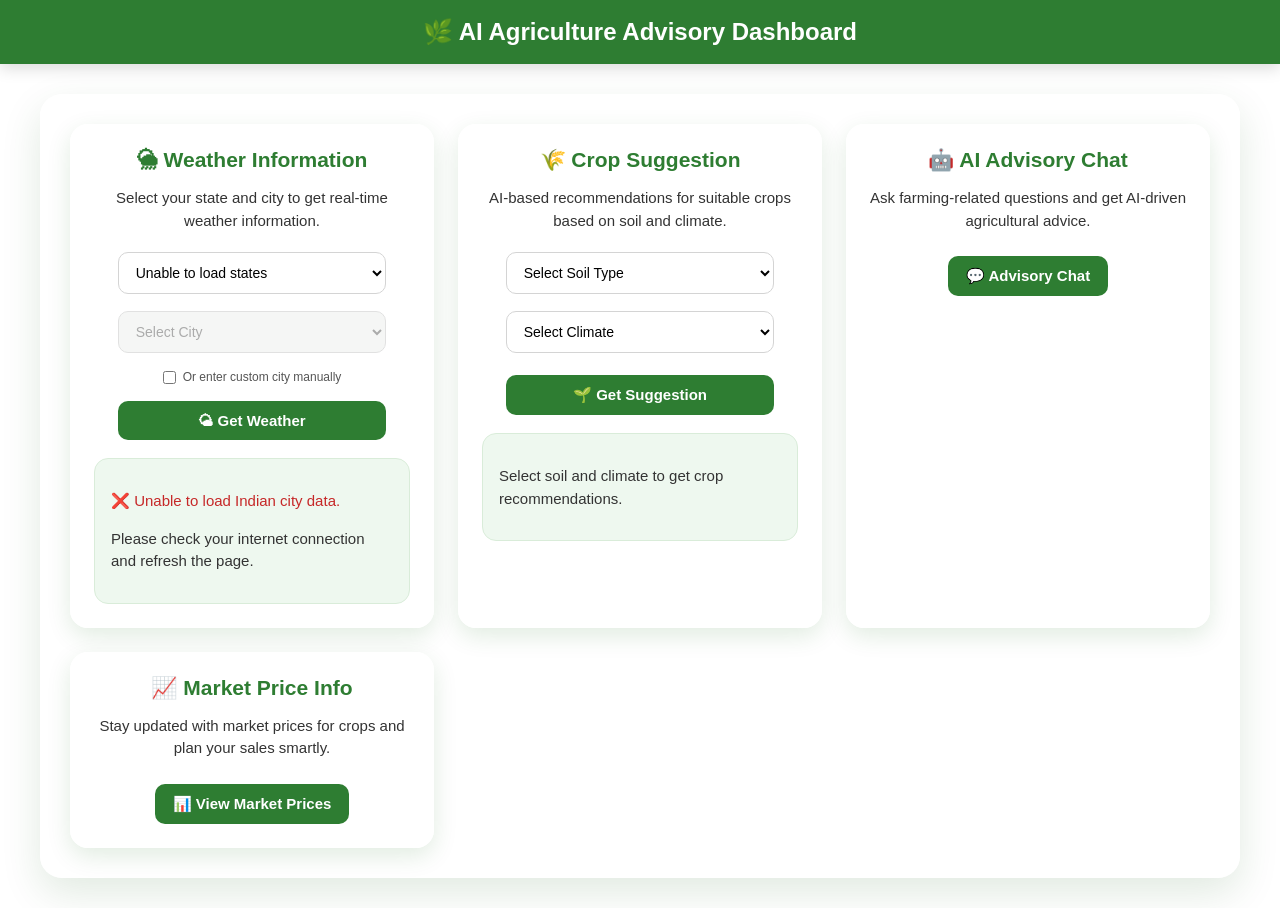
<file: dashboard.html>
<!DOCTYPE html>
<html lang="en">

<head>
  <meta charset="UTF-8" />
  <meta name="viewport" content="width=device-width, initial-scale=1" />

  <title>AI Agriculture Advisory - Dashboard</title>

  <style>
    * {
      box-sizing: border-box;
    }

    body {
      background:
        linear-gradient(rgba(255, 255, 255, 0.78), rgba(255, 255, 255, 0.78)),
        url('https://img.freepik.com/premium-photo/farmers-assessing-crop-growth-lush-green-fields-with-tractor-nearby-sunny-day_906809-28105.jpg')
        no-repeat center center/cover;

      font-family: "Poppins", Arial, sans-serif;

      margin: 0;
      padding: 0;

      min-height: 100vh;

      color: #333;

      display: flex;
      flex-direction: column;
    }


    /* =========================
       HEADER
    ========================= */

    header {
      background: #2e7d32;

      color: white;

      padding: 18px 30px;

      text-align: center;

      font-size: 24px;

      font-weight: 700;

      box-shadow: 0 4px 15px rgba(0, 0, 0, 0.15);
    }


    /* =========================
       DASHBOARD
    ========================= */

    .dashboard {
      width: min(1200px, 94%);

      margin: 30px auto;

      padding: 30px;

      display: grid;

      grid-template-columns:
        repeat(auto-fit, minmax(320px, 1fr));

      gap: 24px;

      flex: 1;

      background: rgba(255, 255, 255, 0.72);

      backdrop-filter: blur(8px);

      border-radius: 22px;

      box-shadow:
        0 15px 40px rgba(0, 80, 0, 0.12);
    }


    /* =========================
       CARD
    ========================= */

    .card {
      background: rgba(255, 255, 255, 0.95);

      padding: 24px;

      border-radius: 18px;

      box-shadow:
        0 8px 25px rgba(0, 100, 0, 0.12);

      text-align: center;

      transition:
        transform 0.25s ease,
        box-shadow 0.25s ease;
    }


    .card:hover {
      transform: translateY(-5px);

      box-shadow:
        0 15px 35px rgba(0, 100, 0, 0.18);
    }


    .card h3 {
      color: #2e7d32;

      margin-top: 0;

      margin-bottom: 10px;

      font-size: 21px;
    }


    .card p {
      font-size: 15px;

      line-height: 1.5;

      margin-bottom: 14px;
    }


    /* =========================
       FORM ELEMENTS
    ========================= */

    input,
    select {
      width: 85%;

      padding: 11px 13px;

      margin: 5px 0;

      border: 1px solid #d4d4d4;

      border-radius: 10px;

      font-size: 14px;

      background: white;

      outline: none;

      transition:
        border-color 0.2s ease,
        box-shadow 0.2s ease;
    }


    input:focus,
    select:focus {
      border-color: #2e7d32;

      box-shadow:
        0 0 0 3px rgba(46, 125, 50, 0.12);
    }


    select:disabled {
      background: #f1f3f1;

      cursor: not-allowed;

      color: #888;
    }


    /* =========================
       BUTTON
    ========================= */

    button {
      background: #2e7d32;

      border: none;

      color: white;

      padding: 11px 18px;

      border-radius: 10px;

      cursor: pointer;

      transition:
        background 0.25s ease,
        transform 0.2s ease;

      font-size: 15px;

      margin-top: 10px;

      font-weight: 600;
    }


    button:hover {
      background: #1b5e20;

      transform: translateY(-2px);
    }


    /* =========================
       WEATHER FORM
    ========================= */

    .weather-form {
      display: flex;

      flex-direction: column;

      align-items: center;

      gap: 7px;

      margin-top: 15px;
    }


    .weather-form select,
    .weather-form input,
    .weather-form button {
      width: 85%;
    }


    .custom-city-row {
      width: 85%;

      display: flex;

      align-items: center;

      justify-content: center;

      gap: 7px;

      margin-top: 5px;

      font-size: 12px;

      color: #555;
    }


    .custom-city-row input[type="checkbox"] {
      width: auto;

      margin: 0;

      cursor: pointer;
    }


    .custom-city-row label {
      cursor: pointer;
    }


    /* =========================
       WEATHER RESULT
    ========================= */

    #weather-result {
      margin-top: 18px;

      background: #eef8ef;

      padding: 16px;

      border-radius: 14px;

      text-align: left;

      font-size: 14px;

      min-height: 80px;

      border: 1px solid #d9ecd9;
    }


    #weather-result h4 {
      margin-top: 0;

      color: #1b5e20;

      font-size: 18px;
    }


    .weather-main {
      text-align: center;

      padding: 8px 0;
    }


    .weather-main .temperature {
      font-size: 38px;

      font-weight: 700;

      color: #2e7d32;

      margin: 0;
    }


    .weather-main .condition {
      text-transform: capitalize;

      margin-top: 4px;
    }


    .weather-details {
      display: grid;

      grid-template-columns:
        repeat(3, 1fr);

      gap: 8px;

      margin-top: 15px;
    }


    .weather-detail {
      background: white;

      border-radius: 10px;

      padding: 10px;

      text-align: center;

      border: 1px solid #e2eee2;
    }


    .weather-detail strong {
      display: block;

      font-size: 12px;

      color: #555;

      margin-bottom: 4px;
    }


    .weather-detail span {
      font-weight: 700;

      color: #1b5e20;

      font-size: 13px;
    }


    /* =========================
       CITY COUNT
    ========================= */

    .city-count {
      width: 85%;

      background: #f4faf4;

      border-radius: 8px;

      padding: 7px 10px;

      font-size: 12px;

      color: #477047;

      text-align: left;
    }


    /* =========================
       CROP RESULT
    ========================= */

    #crop-result {
      margin-top: 18px;

      background: #eef8ef;

      padding: 16px;

      border-radius: 14px;

      text-align: left;

      font-size: 14px;

      min-height: 80px;

      border: 1px solid #d9ecd9;
    }


    /* =========================
       FOOTER
    ========================= */

    footer {
      text-align: center;

      padding: 15px;

      background: #2e7d32;

      color: white;

      font-size: 14px;

      margin-top: auto;
    }


    /* =========================
       MOBILE
    ========================= */

    @media (max-width: 700px) {

      header {
        font-size: 20px;

        padding: 15px;
      }


      .dashboard {
        width: 94%;

        padding: 18px;

        grid-template-columns: 1fr;
      }


      .card {
        padding: 20px;
      }


      .weather-details {
        grid-template-columns: 1fr;
      }


      input,
      select,
      .weather-form select,
      .weather-form input,
      .weather-form button {
        width: 95%;
      }


      .city-count {
        width: 95%;
      }
    }
  </style>
</head>


<body>


  <!-- =========================
       HEADER
  ========================= -->

  <header>
    🌿 AI Agriculture Advisory Dashboard
  </header>


  <!-- =========================
       DASHBOARD
  ========================= -->

  <div class="dashboard">


    <!-- =========================
         WEATHER INFORMATION
    ========================= -->

    <div class="card">

      <h3>🌦 Weather Information</h3>

      <p>
        Select your state and city to get
        real-time weather information.
      </p>


      <div class="weather-form">


        <!-- STATE -->

        <select
          id="state-select"
          onchange="populateCities()"
        >

          <option value="">
            Select State / UT
          </option>

        </select>


        <!-- CITY -->

        <select
          id="city-select"
          disabled
        >

          <option value="">
            Select City
          </option>

        </select>


        <!-- CITY COUNT -->

        <div
          id="city-count"
          class="city-count"
          style="display:none;"
        ></div>


        <!-- CUSTOM CITY -->

        <div class="custom-city-row">

          <input
            type="checkbox"
            id="custom-city-check"
            onchange="toggleCustomCity()"
          />

          <label for="custom-city-check">
            Or enter custom city manually
          </label>

        </div>


        <input
          type="text"
          id="city"
          placeholder="Enter custom city name"
          style="display:none;"
        />


        <!-- WEATHER BUTTON -->

        <button
          onclick="getWeather()"
        >
          🌤 Get Weather
        </button>

      </div>


      <!-- WEATHER RESULT -->

      <div id="weather-result">

        <p>
          Select a state and city to view
          current weather.
        </p>

      </div>

    </div>



    <!-- =========================
         CROP SUGGESTION
    ========================= -->

    <div class="card">

      <h3>🌾 Crop Suggestion</h3>

      <p>
        AI-based recommendations for suitable
        crops based on soil and climate.
      </p>


      <div class="weather-form">


        <select id="soil">

          <option value="">
            Select Soil Type
          </option>

          <option value="black">
            Black Soil
          </option>

          <option value="red">
            Red Soil
          </option>

          <option value="loamy">
            Loamy Soil
          </option>

          <option value="sandy">
            Sandy Soil
          </option>

          <option value="clayey">
            Clayey Soil
          </option>

          <option value="laterite">
            Laterite Soil
          </option>

          <option value="alluvial">
            Alluvial Soil
          </option>

        </select>


        <select id="climate">

          <option value="">
            Select Climate
          </option>

          <option value="tropical">
            Tropical (Hot & Humid)
          </option>

          <option value="temperate">
            Temperate (Moderate)
          </option>

          <option value="arid">
            Arid / Semi-Arid
          </option>

          <option value="cold">
            Cold / Mountainous
          </option>

          <option value="monsoon">
            Monsoon (High Rainfall)
          </option>

        </select>


        <button
          onclick="getCropSuggestion()"
        >
          🌱 Get Suggestion
        </button>

      </div>


      <div id="crop-result">

        <p>
          Select soil and climate to get
          crop recommendations.
        </p>

      </div>

    </div>



    <!-- =========================
         AI ADVISORY CHAT
    ========================= -->

    <div class="card">

      <h3>🤖 AI Advisory Chat</h3>

      <p>
        Ask farming-related questions and get
        AI-driven agricultural advice.
      </p>


      <button>

        <a
          href="chat.html"
          style="
            text-decoration:none;
            color:white;
          "
        >
          💬 Advisory Chat
        </a>

      </button>

    </div>



    <!-- =========================
         MARKET PRICE
    ========================= -->

    <div class="card">

      <h3>📈 Market Price Info</h3>

      <p>
        Stay updated with market prices for
        crops and plan your sales smartly.
      </p>


      <a
        href="market.html"
        style="text-decoration:none;"
      >

        <button>
          📊 View Market Prices
        </button>

      </a>

    </div>


  </div>



  <!-- =========================
       JAVASCRIPT
  ========================= -->

  <script>


    /*
    =====================================================
    INDIAN CITY DATABASE
    =====================================================

    This dataset contains Indian cities with
    their corresponding state.

    Example:

    {
      "name": "Mumbai",
      "state": "Maharashtra"
    }

    The complete JSON is loaded from GitHub.

    =====================================================
    */

    const CITY_DATA_URL =
      "https://raw.githubusercontent.com/nshntarora/Indian-Cities-JSON/master/cities.json";


    let indiaCities = [];



    /*
    =====================================================
    LOAD CITY DATA
    =====================================================
    */

    async function loadCityData() {

      const stateSelect =
        document.getElementById("state-select");

      try {

        stateSelect.innerHTML = `
          <option value="">
            Loading States...
          </option>
        `;


        const response =
          await fetch(CITY_DATA_URL);


        if (!response.ok) {

          throw new Error(
            "Unable to load Indian city database."
          );

        }


        indiaCities =
          await response.json();


        /*
        Remove invalid entries
        */

        indiaCities =
          indiaCities.filter(
            city =>
              city &&
              city.name &&
              city.state
          );


        /*
        Create unique states
        */

        const states =
          [
            ...new Set(
              indiaCities.map(
                city => city.state
              )
            )
          ]
          .sort(
            (a, b) =>
              a.localeCompare(b)
          );


        /*
        Reset state dropdown
        */

        stateSelect.innerHTML = `
          <option value="">
            Select State / UT
          </option>
        `;


        /*
        Add states
        */

        states.forEach(state => {

          const option =
            document.createElement("option");


          option.value = state;

          option.textContent = state;


          stateSelect.appendChild(option);

        });


      } catch (error) {

        console.error(
          "City database error:",
          error
        );


        stateSelect.innerHTML = `
          <option value="">
            Unable to load states
          </option>
        `;


        document.getElementById(
          "weather-result"
        ).innerHTML = `

          <p style="color:#c62828;">

            ❌ Unable to load Indian city data.

          </p>

          <p>
            Please check your internet connection
            and refresh the page.
          </p>

        `;

      }

    }



    /*
    =====================================================
    POPULATE CITIES
    =====================================================
    */

    function populateCities() {

      const stateSelect =
        document.getElementById(
          "state-select"
        );


      const citySelect =
        document.getElementById(
          "city-select"
        );


      const cityCount =
        document.getElementById(
          "city-count"
        );


      const resultDiv =
        document.getElementById(
          "weather-result"
        );


      const selectedState =
        stateSelect.value;


      /*
      Reset city dropdown
      */

      citySelect.innerHTML = `
        <option value="">
          Select City
        </option>
      `;


      citySelect.disabled = true;


      cityCount.style.display = "none";


      if (!selectedState) {

        resultDiv.innerHTML = `
          <p>
            Select a state to see its cities.
          </p>
        `;

        return;
      }


      /*
      Find cities belonging
      to selected state
      */

      const cities =
        indiaCities
          .filter(
            city =>
              city.state === selectedState
          )
          .map(
            city =>
              city.name.trim()
          );


      /*
      Remove duplicate cities
      */

      const uniqueCities =
        [...new Set(cities)]
          .sort(
            (a, b) =>
              a.localeCompare(b)
          );


      /*
      No cities
      */

      if (
        uniqueCities.length === 0
      ) {

        citySelect.innerHTML = `
          <option value="">
            No cities found
          </option>
        `;


        resultDiv.innerHTML = `
          <p style="color:#c62828;">
            ❌ No city found for
            ${selectedState}.
          </p>
        `;

        return;
      }


      /*
      Add cities to dropdown
      */

      uniqueCities.forEach(city => {

        const option =
          document.createElement("option");


        option.value = city;

        option.textContent = city;


        citySelect.appendChild(option);

      });


      citySelect.disabled = false;


      /*
      Show city count
      */

      cityCount.style.display = "block";


      cityCount.innerHTML = `
        📍
        <strong>
          ${uniqueCities.length}
        </strong>
        cities available in
        <strong>
          ${selectedState}
        </strong>
      `;


      resultDiv.innerHTML = `
        <p>
          📍
          <strong>${selectedState}</strong>
          selected.
        </p>

        <p>
          Now select your city and click
          <strong>Get Weather</strong>.
        </p>
      `;

    }



    /*
    =====================================================
    CUSTOM CITY TOGGLE
    =====================================================
    */

    function toggleCustomCity() {

      const checkbox =
        document.getElementById(
          "custom-city-check"
        );


      const citySelect =
        document.getElementById(
          "city-select"
        );


      const stateSelect =
        document.getElementById(
          "state-select"
        );


      const cityInput =
        document.getElementById(
          "city"
        );


      const cityCount =
        document.getElementById(
          "city-count"
        );


      if (checkbox.checked) {

        /*
        Hide dropdowns
        */

        stateSelect.style.display =
          "none";

        citySelect.style.display =
          "none";

        cityCount.style.display =
          "none";


        /*
        Show custom input
        */

        cityInput.style.display =
          "block";


        cityInput.focus();


      } else {

        /*
        Show dropdowns
        */

        stateSelect.style.display =
          "block";

        citySelect.style.display =
          "block";


        /*
        Show count again
        */

        if (
          stateSelect.value
        ) {

          cityCount.style.display =
            "block";

        }


        /*
        Hide custom input
        */

        cityInput.style.display =
          "none";

      }

    }



    /*
    =====================================================
    OPENWEATHER API KEY
    =====================================================

    IMPORTANT:

    Replace the value below with the SAME
    OpenWeather API key you already use
    in your current project.

    Do NOT share your API key publicly.
    =====================================================
    */

    const apiKey =
      "5536254f92d9ef679ff012b87fc32c8a";



    /*
    =====================================================
    GET WEATHER
    =====================================================
    */

    async function getWeather() {
    const state = document.getElementById("state-select").value;
    const citySelect = document.getElementById("city-select");
    const customCheck = document.getElementById("custom-city-check");
    const customCityInput = document.getElementById("city");
    const result = document.getElementById("weather-result");

    let city = "";

    // If custom city is selected
    if (customCheck && customCheck.checked) {
        city = customCityInput.value.trim();
    } else {
        city = citySelect.value.trim();
    }

    // Validation
    if (!city) {
        result.innerHTML = `
            <div style="color:#c62828; font-weight:600;">
                ❌ Please select or enter a city.
            </div>
        `;
        return;
    }

    result.innerHTML = `
        <div style="text-align:center; padding:15px;">
            🌦️ Getting weather for <strong>${city}</strong>...
        </div>
    `;

    try {

        /*
         * STEP 1:
         * Convert city name into latitude and longitude
         */
        const geoUrl =
            `https://api.openweathermap.org/geo/1.0/direct` +
            `?q=${encodeURIComponent(city)},IN` +
            `&limit=5` +
            `&appid=${apiKey}`;

        const geoResponse = await fetch(geoUrl);

        if (!geoResponse.ok) {
            throw new Error(
                `Geocoding request failed (${geoResponse.status})`
            );
        }

        const locations = await geoResponse.json();

        if (!locations || locations.length === 0) {
            throw new Error(
                `City "${city}" was not found. Please check the spelling.`
            );
        }

        /*
         * Prefer Indian result.
         */
        let location = locations.find(
            item => item.country === "IN"
        );

        if (!location) {
            location = locations[0];
        }

        const latitude = location.lat;
        const longitude = location.lon;

        /*
         * STEP 2:
         * Get current weather using coordinates
         */
        const weatherUrl =
            `https://api.openweathermap.org/data/2.5/weather` +
            `?lat=${latitude}` +
            `&lon=${longitude}` +
            `&appid=${apiKey}` +
            `&units=metric`;

        const weatherResponse = await fetch(weatherUrl);

        if (!weatherResponse.ok) {
            const errorData = await weatherResponse.json().catch(() => ({}));

            throw new Error(
                errorData.message ||
                `Weather request failed (${weatherResponse.status})`
            );
        }

        const data = await weatherResponse.json();

        /*
         * Weather information
         */
        const temperature = Math.round(data.main.temp);
        const feelsLike = Math.round(data.main.feels_like);
        const humidity = data.main.humidity;
        const pressure = data.main.pressure;

        const windSpeed = data.wind
            ? (data.wind.speed * 3.6).toFixed(1)
            : "N/A";

        const visibility = data.visibility
            ? (data.visibility / 1000).toFixed(1)
            : "N/A";

        const weatherDescription =
            data.weather &&
            data.weather.length > 0
                ? data.weather[0].description
                : "Weather information unavailable";

        const weatherMain =
            data.weather &&
            data.weather.length > 0
                ? data.weather[0].main
                : "";

        const iconCode =
            data.weather &&
            data.weather.length > 0
                ? data.weather[0].icon
                : "01d";

        const iconUrl =
            `https://openweathermap.org/img/wn/${iconCode}@2x.png`;

        /*
         * STEP 3:
         * Display weather
         */
        result.innerHTML = `
            <div style="
                background:linear-gradient(135deg,#e8f5e9,#f1f8e9);
                padding:18px;
                border-radius:14px;
                border:1px solid #c8e6c9;
            ">

                <div style="
                    display:flex;
                    justify-content:space-between;
                    align-items:center;
                    gap:10px;
                    margin-bottom:10px;
                ">

                    <div>
                        <h3 style="
                            margin:0;
                            color:#1b5e20;
                            font-size:20px;
                        ">
                            📍 ${escapeHtml(data.name)}
                        </h3>

                        <p style="
                            margin:4px 0 0;
                            color:#555;
                            font-size:13px;
                        ">
                            ${escapeHtml(
                                state || location.state || "India"
                            )}, India
                        </p>
                    </div>

                    <img
                        src="${iconUrl}"
                        alt="${escapeHtml(weatherDescription)}"
                        style="width:65px;height:65px;"
                    >
                </div>

                <div style="
                    display:flex;
                    align-items:center;
                    gap:10px;
                    margin:8px 0 15px;
                ">
                    <span style="
                        font-size:38px;
                        font-weight:700;
                        color:#2e7d32;
                    ">
                        ${temperature}°C
                    </span>

                    <span style="
                        text-transform:capitalize;
                        color:#555;
                    ">
                        ${escapeHtml(weatherDescription)}
                    </span>
                </div>

                <div style="
                    display:grid;
                    grid-template-columns:repeat(2,1fr);
                    gap:10px;
                ">

                    <div style="
                        background:white;
                        padding:10px;
                        border-radius:10px;
                    ">
                        🌡️ <strong>Feels Like</strong><br>
                        ${feelsLike}°C
                    </div>

                    <div style="
                        background:white;
                        padding:10px;
                        border-radius:10px;
                    ">
                        💧 <strong>Humidity</strong><br>
                        ${humidity}%
                    </div>

                    <div style="
                        background:white;
                        padding:10px;
                        border-radius:10px;
                    ">
                        💨 <strong>Wind</strong><br>
                        ${windSpeed} km/h
                    </div>

                    <div style="
                        background:white;
                        padding:10px;
                        border-radius:10px;
                    ">
                        🌫️ <strong>Visibility</strong><br>
                        ${visibility} km
                    </div>

                    <div style="
                        background:white;
                        padding:10px;
                        border-radius:10px;
                    ">
                        📊 <strong>Pressure</strong><br>
                        ${pressure} hPa
                    </div>

                    <div style="
                        background:white;
                        padding:10px;
                        border-radius:10px;
                    ">
                        ☁️ <strong>Condition</strong><br>
                        ${escapeHtml(weatherMain)}
                    </div>

                </div>

                <p style="
                    margin:12px 0 0;
                    font-size:11px;
                    color:#777;
                    text-align:center;
                ">
                    Live weather data from OpenWeather
                </p>

            </div>
        `;

    } catch (error) {

        console.error("Weather Error:", error);

        result.innerHTML = `
            <div style="
                background:#ffebee;
                color:#b71c1c;
                padding:15px;
                border-radius:12px;
                border:1px solid #ffcdd2;
            ">

                <strong>❌ Weather could not be loaded</strong>

                <p style="margin:8px 0;">
                    City:
                    <strong>${escapeHtml(city)}</strong>
                </p>

                <p style="
                    margin:8px 0;
                    font-size:13px;
                ">
                    ${escapeHtml(error.message)}
                </p>

                <p style="
                    margin:8px 0 0;
                    font-size:12px;
                    color:#777;
                ">
                    Please check the city spelling and your OpenWeather API key.
                </p>

            </div>
        `;
    }
}


/*
 * Security/helper function:
 * Prevent HTML from being inserted directly into the page.
 */
function escapeHtml(value) {
    return String(value)
        .replace(/&/g, "&amp;")
        .replace(/</g, "&lt;")
        .replace(/>/g, "&gt;")
        .replace(/"/g, "&quot;")
        .replace(/'/g, "&#039;");
}



    /*
    =====================================================
    CROP RECOMMENDATION DATA
    =====================================================
    */

    const cropMatrix = {


      black: {

        tropical:
          "Cotton (Kapas), Soybean, Sugarcane, Sorghum (Jowar) 🌾",

        monsoon:
          "Paddy (Rice), Cotton, Pulses (Urad/Moong) 🌧",

        arid:
          "Sorghum (Jowar), Pearl Millet (Bajra), Groundnut 🌵",

        temperate:
          "Wheat, Chickpea (Gram), Linseed ❄",

        cold:
          "Barley, Potato, Peas 🏔"

      },


      red: {

        tropical:
          "Groundnut, Ragi (Finger Millet), Cotton, Tobacco 🌾",

        monsoon:
          "Rice, Maize, Tur (Arhar Pulses) 🌧",

        arid:
          "Pearl Millet (Bajra), Pulses, Castor Seed 🌵",

        temperate:
          "Wheat, Potato, Mustard, Linseed ❄",

        cold:
          "Rye, Potato, Buckwheat 🏔"

      },


      loamy: {

        tropical:
          "Sugarcane, Banana, Turmeric, Maize 🌾",

        monsoon:
          "Paddy (Rice), Jute, Maize, Soybeans 🌧",

        arid:
          "Pearl Millet (Bajra), Barley, Mustard 🌵",

        temperate:
          "Wheat, Barley, Mustard, Green Peas, Potatoes ❄",

        cold:
          "Oats, Apples, Potato, Garlic 🏔"

      },


      sandy: {

        tropical:
          "Coconut, Cashew, Watermelon, Sweet Potato 🌾",

        monsoon:
          "Groundnut, Sesame (Til), Pearl Millet 🌧",

        arid:
          "Pearl Millet (Bajra), Guar (Cluster Bean), Moth Bean, Barley 🌵",

        temperate:
          "Potato, Carrots, Radish, Turnips ❄",

        cold:
          "Buckwheat, Barley, Potatoes 🏔"

      },


      clayey: {

        tropical:
          "Sugar beet, Sugarcane, Sorghum 🌾",

        monsoon:
          "Paddy (Rice), Jute, Black Gram 🌧",

        arid:
          "Barley, Linseed, Chickpea 🌵",

        temperate:
          "Wheat, Chickpea (Gram), Lentils (Masoor) ❄",

        cold:
          "Broccoli, Kale, Cabbage 🏔"

      },


      laterite: {

        tropical:
          "Coconut, Arecanut, Spices (Black Pepper, Cardamom) 🌾",

        monsoon:
          "Tea, Coffee, Cashew, Rubber 🌧",

        arid:
          "Millets, Castor, Sesame 🌵",

        temperate:
          "Sweet Potato, Tapioca, Ginger ❄",

        cold:
          "Tea, Cardamom, Cinchona 🏔"

      },


      alluvial: {

        tropical:
          "Sugarcane, Maize, Sunflower, Tobacco 🌾",

        monsoon:
          "Rice (Paddy), Jute, Sesame, Soybeans 🌧",

        arid:
          "Cotton, Wheat, Mustard (with irrigation) 🌵",

        temperate:
          "Wheat, Mustard, Barley, Chickpeas, Potatoes ❄",

        cold:
          "Wheat, Barley, Peas, Turnips 🏔"

      }

    };



    /*
    =====================================================
    CROP SUGGESTION
    =====================================================
    */

    function getCropSuggestion() {

      const soil =
        document.getElementById(
          "soil"
        ).value;


      const climate =
        document.getElementById(
          "climate"
        ).value;


      const resultDiv =
        document.getElementById(
          "crop-result"
        );


      /*
      Validation
      */

      if (
        !soil ||
        !climate
      ) {

        resultDiv.innerHTML = `

          <p style="color:#c62828;">

            ⚠️ Please select both
            soil type and climate.

          </p>

        `;

        return;

      }


      /*
      Get recommendation
      */

      let suggestion = "";


      if (
        cropMatrix[soil] &&
        cropMatrix[soil][climate]
      ) {

        suggestion =
          cropMatrix[soil][climate];

      } else {

        suggestion =
          "Mixed cropping, organic manure addition, or consult local agricultural office.";

      }


      /*
      Display result
      */

      resultDiv.innerHTML = `

        <p>

          <strong>
            🌱 Recommended Crops:
          </strong>

          ${suggestion}

        </p>

      `;

    }



    /*
    =====================================================
    INITIALIZE DASHBOARD
    =====================================================
    */

    document.addEventListener(
      "DOMContentLoaded",
      function () {

        loadCityData();

      }
    );


  </script>


</body>

</html>
</file>
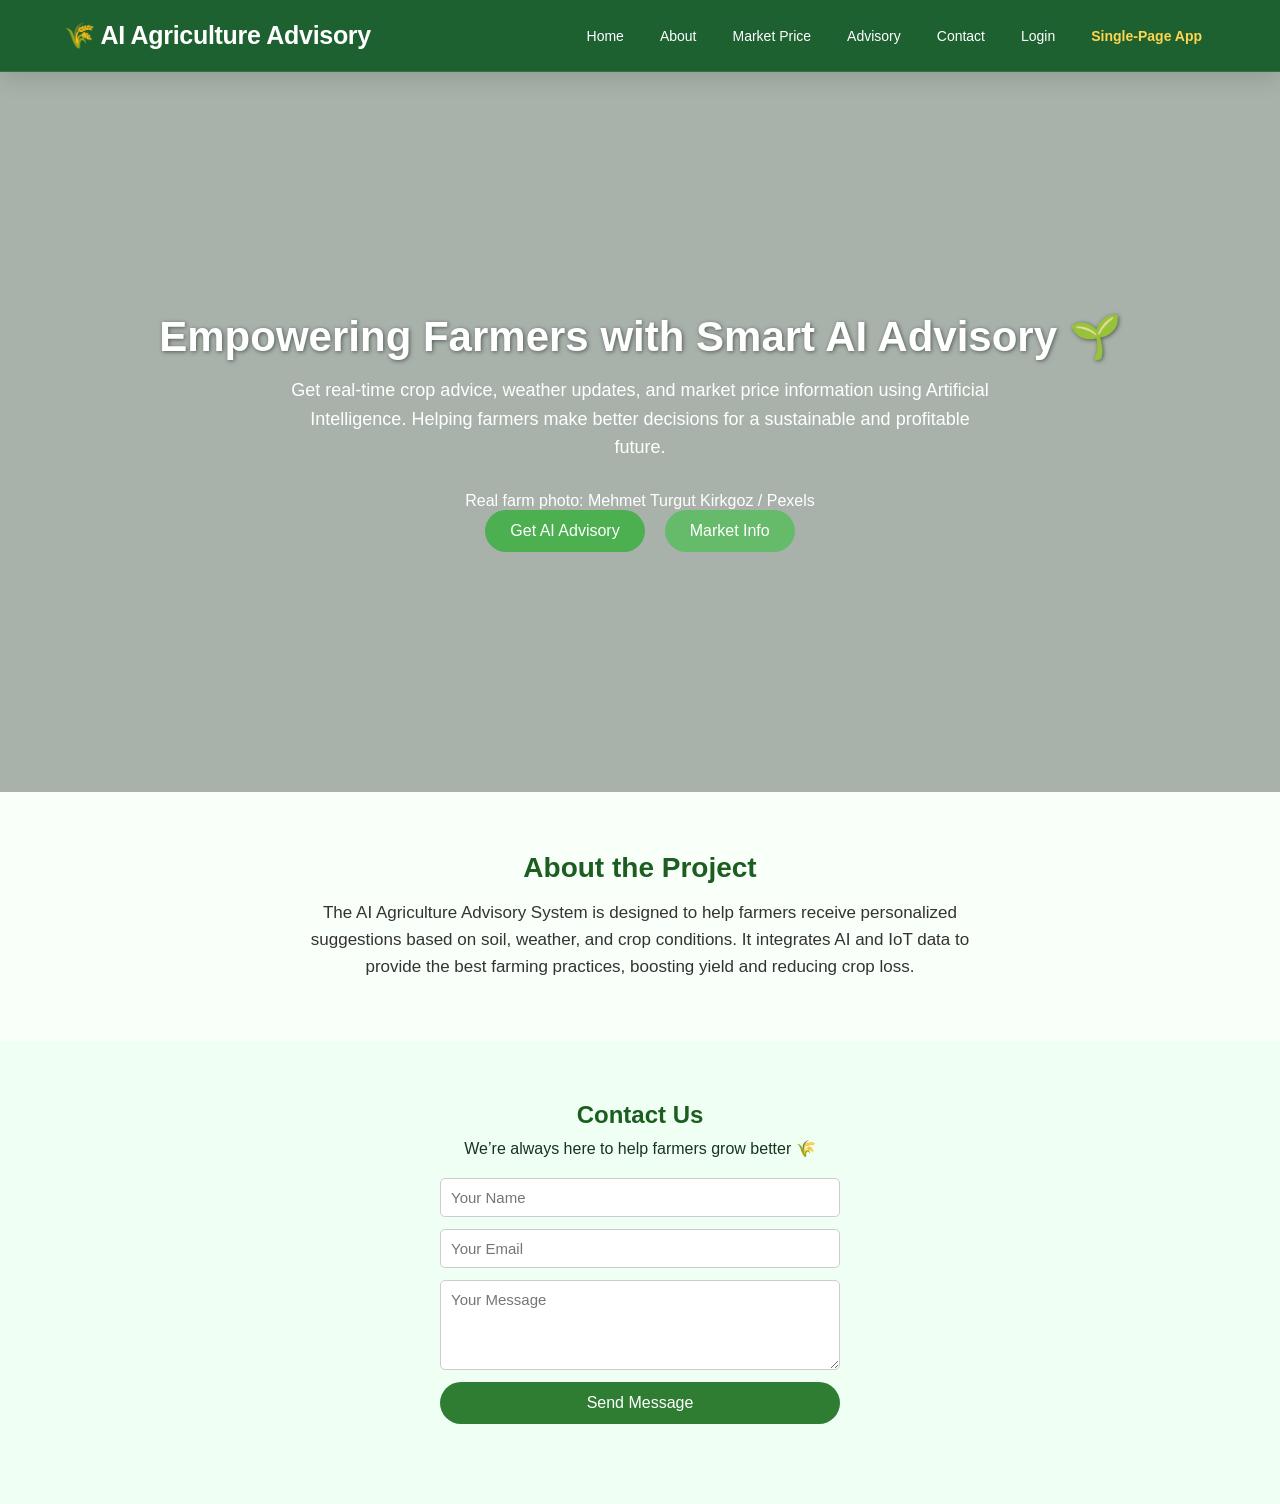
<file: first.html>
<!DOCTYPE html>
<html lang="en">
<head>
  <meta charset="UTF-8">
  <meta name="viewport" content="width=device-width, initial-scale=1.0">
  <title>AI Agriculture Advisory System</title>
  <style>
    /* ----------------- Basic Setup ----------------- */
    * {
      margin: 0;
      padding: 0;
      box-sizing: border-box;
      font-family: "Poppins", sans-serif;
    }

    body {
      background: #f0fff4;
      color: #2e7d32;
      display: flex;
      flex-direction: column;
      min-height: 100vh;
    }

    /* ----------------- Navbar ----------------- */
    nav {
      background: #2e7d32;
      color: white;
      display: flex;
      justify-content: space-between;
      align-items: center;
      padding: 12px 40px;
      box-shadow: 0 4px 8px rgba(0, 0, 0, 0.2);
    }

    nav h1 {
      font-size: 22px;
      font-weight: 600;
    }

    nav ul {
      display: flex;
      list-style: none;
      gap: 25px;
    }

    nav ul li a {
      color: white;
      text-decoration: none;
      font-weight: 500;
      transition: 0.3s;
    }

    nav ul li a:hover {
      color: #c8e6c9;
    }

    /* ----------------- Hero Section ----------------- */
    .hero {
      background: linear-gradient(rgba(0,0,0,0.3), rgba(0,0,0,0.3)), 
                  url('https://images.unsplash.com/photo-1592991538534-4c5c08f3a3c3?auto=format&fit=crop&w=1600&q=80');
      background-size: cover;
      background-position: center;
      height: 80vh;
      display: flex;
      flex-direction: column;
      justify-content: center;
      align-items: center;
      text-align: center;
      color: white;
      padding: 20px;
    }

    .hero h2 {
      font-size: 42px;
      margin-bottom: 15px;
      font-weight: 700;
      text-shadow: 1px 1px 4px rgba(0, 0, 0, 0.5);
    }

    .hero p {
      font-size: 18px;
      max-width: 700px;
      line-height: 1.6;
      margin-bottom: 30px;
    }

    .btn-group {
      display: flex;
      gap: 20px;
      flex-wrap: wrap;
      justify-content: center;
    }

    .btn {
      background: #4caf50;
      color: white;
      padding: 12px 25px;
      border: none;
      border-radius: 30px;
      font-size: 16px;
      cursor: pointer;
      text-decoration: none;
      transition: 0.3s;
    }

    .btn:hover {
      background: #1b5e20;
      transform: translateY(-2px);
    }

    /* ----------------- About Section ----------------- */
    #about {
      text-align: center;
      padding: 60px 20px;
      background: #f9fff9;
    }

    #about h2 {
      color: #1b5e20;
      font-size: 28px;
      margin-bottom: 15px;
    }

    #about p {
      max-width: 700px;
      margin: 0 auto;
      color: #333;
      font-size: 17px;
      line-height: 1.6;
    }

    /* ----------------- Contact Section ----------------- */
    #contact {
      text-align: center;
      padding: 60px 20px;
    }

    #contact h2 {
      color: #1b5e20;
      margin-bottom: 10px;
    }

    form {
      max-width: 400px;
      margin: 20px auto;
      display: flex;
      flex-direction: column;
      gap: 12px;
    }

    input, textarea {
      padding: 10px;
      border: 1px solid #ccc;
      border-radius: 5px;
      font-size: 15px;
    }

    button {
      background: #2e7d32;
      color: white;
      border: none;
      padding: 12px;
      border-radius: 30px;
      cursor: pointer;
      font-size: 16px;
      transition: 0.3s;
    }

    button:hover {
      background: #1b5e20;
    }

    /* ----------------- Footer ----------------- */
    footer {
      background: #2e7d32;
      color: white;
      text-align: center;
      padding: 10px 0;
      font-size: 14px;
      margin-top: auto;
    }

    /* ----------------- Responsive ----------------- */
    @media (max-width: 600px) {
      nav {
        flex-direction: column;
        gap: 10px;
      }
      nav ul {
        flex-wrap: wrap;
        justify-content: center;
      }
      .hero h2 {
        font-size: 30px;
      }
      .hero p {
        font-size: 16px;
      }
      .btn-group {
        flex-direction: column;
      }
    }
  </style>
  <link rel="stylesheet" href="modern-ui.css">
</head>
<body>

  <!-- Navbar -->
  <nav>
    <h1>🌾 AI Agriculture Advisory</h1>
    <ul>
      <li><a href="#">Home</a></li>
      <li><a href="#about">About</a></li>
      <li><a href="market.html">Market Price</a></li>
      <li><a href="login.html">Advisory</a></li>
      <li><a href="#contact">Contact</a></li>
      <li><a href="login.html">Login</a></li>
      <li><a href="index.html" style="color: #ffd54f; font-weight: bold;">Single-Page App</a></li>
    </ul>
  </nav>

  <!-- Hero Section -->
  <section class="hero">
    <h2>Empowering Farmers with Smart AI Advisory 🌱</h2>
    <p>
      Get real-time crop advice, weather updates, and market price information using Artificial Intelligence.
      Helping farmers make better decisions for a sustainable and profitable future.
    </p>
    <div class="photo-credit">Real farm photo: Mehmet Turgut Kirkgoz / Pexels</div>
  <div class="btn-group">
      <a href="login.html" class="btn">Get AI Advisory</a>
      <a href="market.html" class="btn" style="background:#66bb6a;">Market Info</a>
    </div>
  </section>

  <!-- About Section -->
  <section id="about" style="text-align: center; padding: 60px 20px; background: #f9fff9;">
    <h2>About the Project</h2>
    <p>
      The AI Agriculture Advisory System is designed to help farmers receive personalized suggestions
      based on soil, weather, and crop conditions. It integrates AI and IoT data to provide the best
      farming practices, boosting yield and reducing crop loss.
    </p>
  </section>

  <!-- Contact Section -->
  <section id="contact">
    <h2>Contact Us</h2>
    <p>We’re always here to help farmers grow better 🌾</p>

    <form>
      <input type="text" placeholder="Your Name" required>
      <input type="email" placeholder="Your Email" required>
      <textarea rows="4" placeholder="Your Message" required></textarea>
      <button type="submit">Send Message</button>
    </form>
  </section>


</body>
</html>
</file>
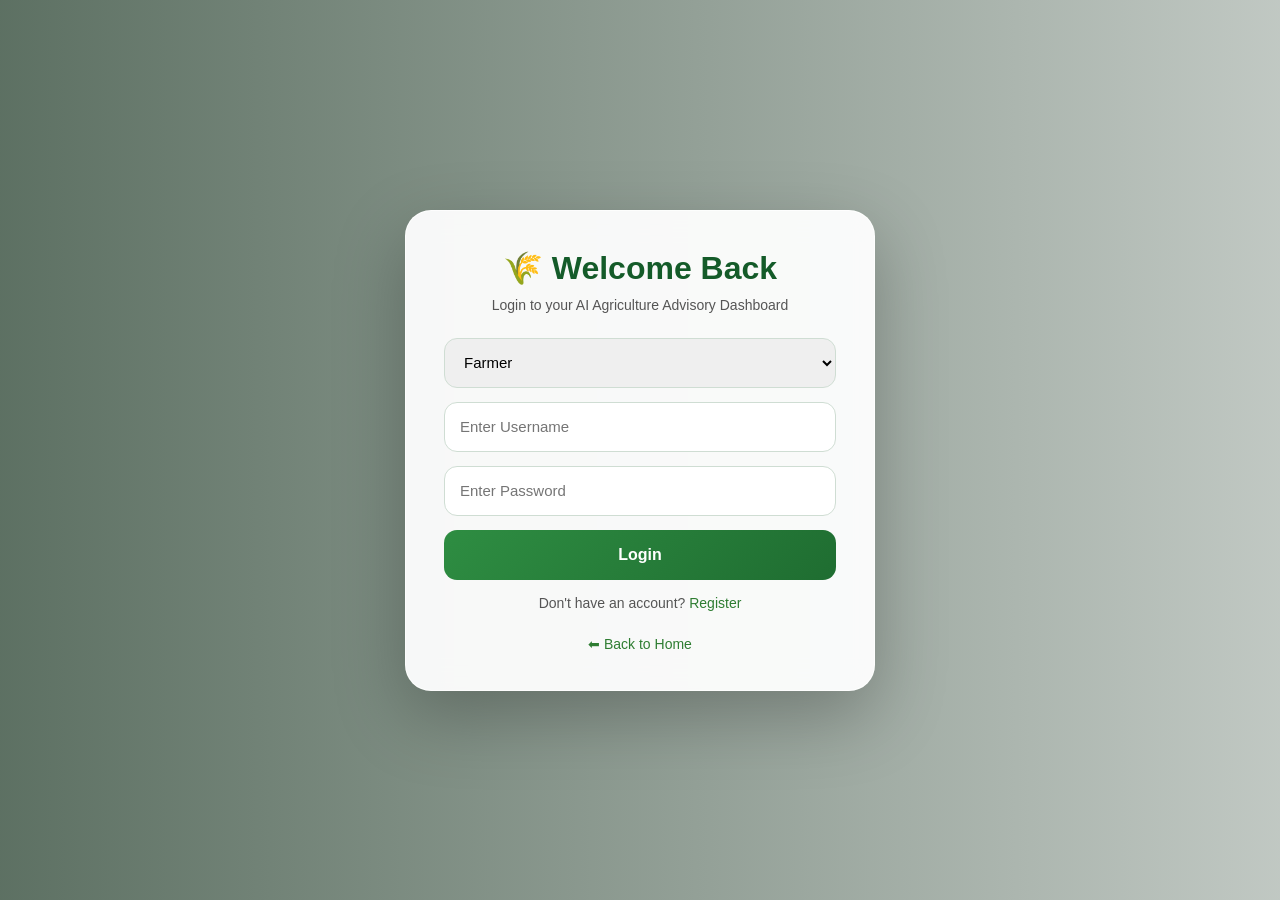
<file: login.html>
<!DOCTYPE html>
<html lang="en">
<head>
  <meta charset="UTF-8" />
  <meta name="viewport" content="width=device-width, initial-scale=1.0"/>
  <title>AI Agriculture Advisory | Login & Register</title>
  <style>
    * {
      margin: 0;
      padding: 0;
      box-sizing: border-box;
      font-family: "Poppins", sans-serif;
    }

    body {
      background: url('image/farming-hero.svg') no-repeat center center/cover;
      display: flex;
      justify-content: center;
      align-items: center;
      height: 100vh;
    }

    .container {
      background: rgba(255, 255, 255, 0.95);
      width: 380px;
      padding: 35px;
      border-radius: 15px;
      box-shadow: 0 4px 20px rgba(0,0,0,0.3);
      text-align: center;
      animation: fadeIn 1s ease-in-out;
    }

    @keyframes fadeIn {
      from { opacity: 0; transform: translateY(20px); }
      to { opacity: 1; transform: translateY(0); }
    }

    h2 {
      color: #2e7d32;
      margin-bottom: 10px;
    }

    p {
      color: #555;
      font-size: 14px;
      margin-bottom: 25px;
    }

    form {
      display: flex;
      flex-direction: column;
      gap: 12px;
    }
    input, select {
      width: 100%;
      padding: 12px;
      margin: 0;
      border: 1px solid #ccc;
      border-radius: 8px;
      font-size: 15px;
      min-height: 46px;
    }

    button {
      width: 100%;
      padding: 12px;
      background: #2e7d32;
      color: white;
      border: none;
      border-radius: 8px;
      font-size: 16px;
      cursor: pointer;
    }

    button:hover {
      background: #1b5e20;
    }

    .link {
      margin-top: 15px;
      font-size: 14px;
    }

    .link a {
      color: #2e7d32;
      text-decoration: none;
      font-weight: 500;
      cursor: pointer;
    }

    .link a:hover {
      text-decoration: underline;
    }

    #registerForm {
      display: none;
    }
  </style>
  <link rel="stylesheet" href="modern-ui.css">
</head>
<body>
  <div class="container">
    <!-- Login Form -->
    <div id="loginForm">
      <h2>🌾 Welcome Back</h2>
      <p>Login to your AI Agriculture Advisory Dashboard</p>

      <form id="loginFormElement">
        <select id="loginUserType" required>
          <option value="farmer" selected>Farmer</option>
          <option value="admin">Admin</option>
        </select>
        <input type="text" id="loginUsername" placeholder="Enter Username" required />
        <input type="password" id="loginPassword" placeholder="Enter Password" required />
        <button type="submit">Login</button>
      </form>

      <div class="link">
        <p>Don't have an account? <a id="showRegister">Register</a></p>
      </div>

      <div class="link">
        <a href="index.html">⬅ Back to Home</a>
      </div>
    </div>

    <!-- Register Form -->
    <div id="registerForm">
      <h2>🌱 Create Account</h2>
      <p>Join AI Agriculture Advisory Platform</p>

      <form id="registerFormElement">
        <select id="registerUserType" required>
          <option value="farmer" selected>Farmer</option>
          <option value="admin">Admin</option>
        </select>
        <input type="text" id="registerName" placeholder="Full Name" required />
        <input type="text" id="registerUsername" placeholder="Username" required />
        <input type="password" id="registerPassword" placeholder="Password" required />
        <input type="email" id="registerEmail" placeholder="Email Address" required />
        <button type="submit">Register</button>
      </form>

      <div class="link">
        <p>Already have an account? <a id="showLogin">Login</a></p>
      </div>
    </div>
  </div>

  <script>
    // Show/hide toggle
    document.getElementById("showRegister").addEventListener("click", function() {
      document.getElementById("loginForm").style.display = "none";
      document.getElementById("registerForm").style.display = "block";
    });

    document.getElementById("showLogin").addEventListener("click", function() {
      document.getElementById("registerForm").style.display = "none";
      document.getElementById("loginForm").style.display = "block";
    });

    // Login
    document.getElementById("loginFormElement").addEventListener("submit", function(event) {
      event.preventDefault();

      const type = document.getElementById("loginUserType").value;
      const user = document.getElementById("loginUsername").value.trim();
      const pass = document.getElementById("loginPassword").value.trim();

      const users = JSON.parse(localStorage.getItem("users") || "[]");
      // 🔐 Default admin and farmer login (hardcoded)
      if (type === "admin" && user.toLowerCase() === "admin" && pass === "admin123") {
        alert("Admin login successful!");
        window.location.href = "dashboard.html";
        return;
      }
      if (type === "farmer" && user.toLowerCase() === "farmer" && pass === "farmer123") {
        alert("Farmer login successful!");
        window.location.href = "dashboard.html";
        return;
      }


      const match = users.find(u => u.username.toLowerCase() === user.toLowerCase() && u.password === pass && u.type === type);

      if (match) {
        alert(`${type} login successful!`);
        window.location.href = "dashboard.html";
      } else {
        alert("Invalid credentials. Try again!");
      }
    });

    // Register
    document.getElementById("registerFormElement").addEventListener("submit", function(event) {
      event.preventDefault();

      const name = document.getElementById("registerName").value.trim();
      const user = document.getElementById("registerUsername").value.trim();
      const pass = document.getElementById("registerPassword").value.trim();
      const email = document.getElementById("registerEmail").value.trim();
      const type = document.getElementById("registerUserType").value;

      if (!name || !user || !pass || !email || !type) {
        alert("Please fill all fields!");
        return;
      }

      const users = JSON.parse(localStorage.getItem("users") || "[]");

      const exists = users.find(u => u.username === user);
      if (exists) {
        alert("Username already taken. Try another.");
        return;
      }

      users.push({ name, username: user, password: pass, email, type });
      localStorage.setItem("users", JSON.stringify(users));

      alert("Registration successful! Please login.");

      document.getElementById("registerForm").style.display = "none";
      document.getElementById("loginForm").style.display = "block";
    });
  </script>
</body>
</html>
</file>
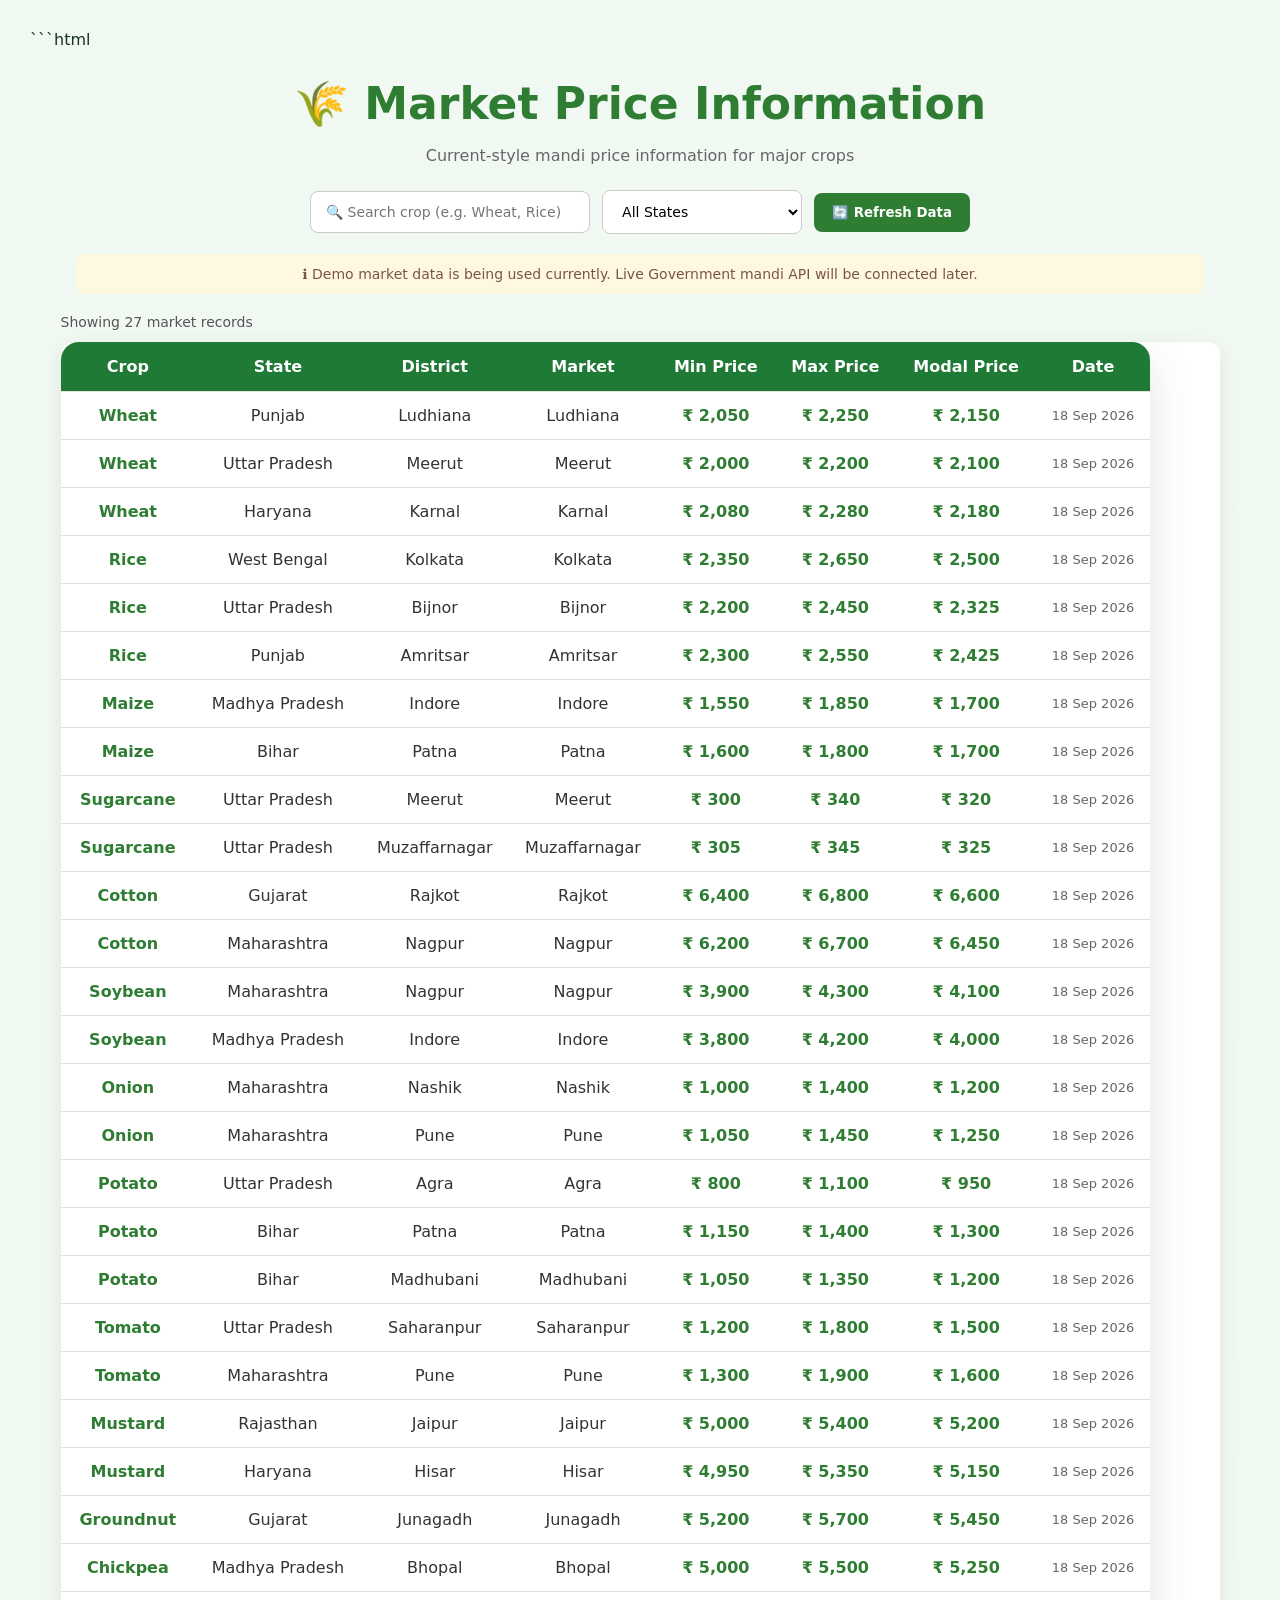
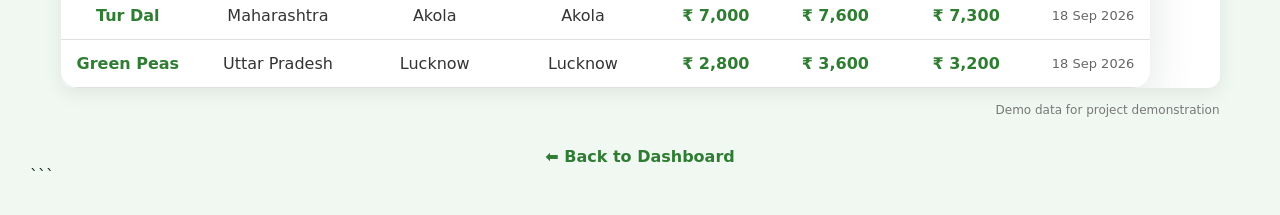
<file: market.html>
```html
<!DOCTYPE html>
<html lang="en">

<head>
  <meta charset="UTF-8" />
  <meta name="viewport" content="width=device-width, initial-scale=1.0" />

  <title>Market Price Information | AI Agriculture Advisory</title>

  <link rel="stylesheet" href="modern-ui.css">

  <style>
    body {
      font-family: 'Poppins', sans-serif;
      background-color: #f1f8e9;
      padding: 30px;
      margin: 0;
    }

    h1 {
      color: #2e7d32;
      text-align: center;
      margin-bottom: 8px;
    }

    .subtitle {
      text-align: center;
      color: #666;
      margin-bottom: 25px;
    }

    .controls {
      width: 90%;
      max-width: 1100px;
      margin: 0 auto 20px;

      display: flex;
      gap: 12px;
      justify-content: center;
      align-items: center;
      flex-wrap: wrap;
    }

    .controls input,
    .controls select {
      padding: 12px 15px;
      border-radius: 8px;
      border: 1px solid #ccc;
      background: white;
      font-size: 14px;
      outline: none;
    }

    .controls input {
      width: 280px;
    }

    .controls select {
      width: 200px;
    }

    .controls input:focus,
    .controls select:focus {
      border-color: #2e7d32;
    }

    .refresh-btn {
      padding: 12px 18px;
      border: none;
      border-radius: 8px;
      background: #2e7d32;
      color: white;
      cursor: pointer;
      font-weight: 600;
    }

    .refresh-btn:hover {
      background: #1b5e20;
    }

    .info-box {
      width: 90%;
      max-width: 1100px;
      margin: 0 auto 20px;
      padding: 12px 15px;
      border-radius: 8px;
      background: #fff8e1;
      color: #795548;
      text-align: center;
      font-size: 14px;
    }

    .table-wrapper {
      width: 95%;
      max-width: 1200px;
      margin: 0 auto;
      overflow-x: auto;

      background: white;
      border-radius: 12px;

      box-shadow:
        0 5px 20px rgba(0, 0, 0, 0.08);
    }

    table {
      width: 100%;
      border-collapse: collapse;
      min-width: 900px;
    }

    th,
    td {
      padding: 13px 15px;
      border-bottom: 1px solid #e0e0e0;
      text-align: center;
    }

    th {
      background-color: #2e7d32;
      color: white;
      font-weight: 600;
    }

    tr:hover {
      background-color: #f1f8e9;
    }

    td {
      color: #333;
    }

    .crop-name {
      font-weight: 600;
      color: #2e7d32;
    }

    .price {
      font-weight: 600;
      color: #2e7d32;
    }

    .date {
      font-size: 13px;
      color: #666;
    }

    .empty {
      text-align: center;
      padding: 30px;
      color: #777;
    }

    .record-count {
      width: 95%;
      max-width: 1200px;
      margin: 12px auto;

      color: #555;
      font-size: 14px;
    }

    .back {
      display: block;
      text-align: center;
      margin-top: 30px;
    }

    .back a {
      color: #2e7d32;
      text-decoration: none;
      font-weight: 600;
    }

    .back a:hover {
      text-decoration: underline;
    }

    @media (max-width: 600px) {

      body {
        padding: 15px;
      }

      h1 {
        font-size: 24px;
      }

      .controls {
        width: 100%;
      }

      .controls input,
      .controls select {
        width: 100%;
      }

      .refresh-btn {
        width: 100%;
      }

      .table-wrapper {
        width: 100%;
      }
    }
  </style>
</head>


<body>

  <!-- =====================================================
       PAGE TITLE
  ====================================================== -->

  <h1>🌾 Market Price Information</h1>

  <p class="subtitle">
    Current-style mandi price information for major crops
  </p>


  <!-- =====================================================
       FILTERS
  ====================================================== -->

  <div class="controls">

    <input
      type="text"
      id="searchCrop"
      placeholder="🔍 Search crop (e.g. Wheat, Rice)"
    />

    <select id="stateFilter">
      <option value="">All States</option>
    </select>

    <button
      class="refresh-btn"
      id="refreshBtn"
      type="button"
    >
      🔄 Refresh Data
    </button>

  </div>


  <!-- =====================================================
       INFORMATION MESSAGE
  ====================================================== -->

  <div class="info-box">
    ℹ️ Demo market data is being used currently.
    Live Government mandi API will be connected later.
  </div>


  <!-- =====================================================
       RECORD COUNT
  ====================================================== -->

  <div
    class="record-count"
    id="recordCount"
  >
    Showing 0 records
  </div>


  <!-- =====================================================
       PRICE TABLE
  ====================================================== -->

  <div class="table-wrapper">

    <table id="priceTable">

      <thead>

        <tr>
          <th>Crop</th>
          <th>State</th>
          <th>District</th>
          <th>Market</th>
          <th>Min Price</th>
          <th>Max Price</th>
          <th>Modal Price</th>
          <th>Date</th>
        </tr>

      </thead>

      <tbody id="priceBody">

      </tbody>

    </table>

  </div>


  <!-- =====================================================
       SOURCE INFORMATION
  ====================================================== -->

  <div
    style="
      width:95%;
      max-width:1200px;
      margin:15px auto;
      font-size:12px;
      color:#777;
      text-align:right;
    "
  >
    Demo data for project demonstration
  </div>


  <!-- =====================================================
       BACK TO DASHBOARD
  ====================================================== -->

  <div class="back">

    <a href="dashboard.html">
      ⬅ Back to Dashboard
    </a>

  </div>


  <!-- =====================================================
       JAVASCRIPT
  ====================================================== -->

  <script>

    // =====================================================
    // DEMO MARKET DATA
    // =====================================================

    const marketData = [

      {
        crop: "Wheat",
        state: "Punjab",
        district: "Ludhiana",
        market: "Ludhiana",
        minPrice: 2050,
        maxPrice: 2250,
        modalPrice: 2150,
        date: "18 Sep 2026"
      },

      {
        crop: "Wheat",
        state: "Uttar Pradesh",
        district: "Meerut",
        market: "Meerut",
        minPrice: 2000,
        maxPrice: 2200,
        modalPrice: 2100,
        date: "18 Sep 2026"
      },

      {
        crop: "Wheat",
        state: "Haryana",
        district: "Karnal",
        market: "Karnal",
        minPrice: 2080,
        maxPrice: 2280,
        modalPrice: 2180,
        date: "18 Sep 2026"
      },


      {
        crop: "Rice",
        state: "West Bengal",
        district: "Kolkata",
        market: "Kolkata",
        minPrice: 2350,
        maxPrice: 2650,
        modalPrice: 2500,
        date: "18 Sep 2026"
      },

      {
        crop: "Rice",
        state: "Uttar Pradesh",
        district: "Bijnor",
        market: "Bijnor",
        minPrice: 2200,
        maxPrice: 2450,
        modalPrice: 2325,
        date: "18 Sep 2026"
      },

      {
        crop: "Rice",
        state: "Punjab",
        district: "Amritsar",
        market: "Amritsar",
        minPrice: 2300,
        maxPrice: 2550,
        modalPrice: 2425,
        date: "18 Sep 2026"
      },


      {
        crop: "Maize",
        state: "Madhya Pradesh",
        district: "Indore",
        market: "Indore",
        minPrice: 1550,
        maxPrice: 1850,
        modalPrice: 1700,
        date: "18 Sep 2026"
      },

      {
        crop: "Maize",
        state: "Bihar",
        district: "Patna",
        market: "Patna",
        minPrice: 1600,
        maxPrice: 1800,
        modalPrice: 1700,
        date: "18 Sep 2026"
      },


      {
        crop: "Sugarcane",
        state: "Uttar Pradesh",
        district: "Meerut",
        market: "Meerut",
        minPrice: 300,
        maxPrice: 340,
        modalPrice: 320,
        date: "18 Sep 2026"
      },

      {
        crop: "Sugarcane",
        state: "Uttar Pradesh",
        district: "Muzaffarnagar",
        market: "Muzaffarnagar",
        minPrice: 305,
        maxPrice: 345,
        modalPrice: 325,
        date: "18 Sep 2026"
      },


      {
        crop: "Cotton",
        state: "Gujarat",
        district: "Rajkot",
        market: "Rajkot",
        minPrice: 6400,
        maxPrice: 6800,
        modalPrice: 6600,
        date: "18 Sep 2026"
      },

      {
        crop: "Cotton",
        state: "Maharashtra",
        district: "Nagpur",
        market: "Nagpur",
        minPrice: 6200,
        maxPrice: 6700,
        modalPrice: 6450,
        date: "18 Sep 2026"
      },


      {
        crop: "Soybean",
        state: "Maharashtra",
        district: "Nagpur",
        market: "Nagpur",
        minPrice: 3900,
        maxPrice: 4300,
        modalPrice: 4100,
        date: "18 Sep 2026"
      },

      {
        crop: "Soybean",
        state: "Madhya Pradesh",
        district: "Indore",
        market: "Indore",
        minPrice: 3800,
        maxPrice: 4200,
        modalPrice: 4000,
        date: "18 Sep 2026"
      },


      {
        crop: "Onion",
        state: "Maharashtra",
        district: "Nashik",
        market: "Nashik",
        minPrice: 1000,
        maxPrice: 1400,
        modalPrice: 1200,
        date: "18 Sep 2026"
      },

      {
        crop: "Onion",
        state: "Maharashtra",
        district: "Pune",
        market: "Pune",
        minPrice: 1050,
        maxPrice: 1450,
        modalPrice: 1250,
        date: "18 Sep 2026"
      },


      {
        crop: "Potato",
        state: "Uttar Pradesh",
        district: "Agra",
        market: "Agra",
        minPrice: 800,
        maxPrice: 1100,
        modalPrice: 950,
        date: "18 Sep 2026"
      },

      {
        crop: "Potato",
        state: "Bihar",
        district: "Patna",
        market: "Patna",
        minPrice: 1150,
        maxPrice: 1400,
        modalPrice: 1300,
        date: "18 Sep 2026"
      },

      {
        crop: "Potato",
        state: "Bihar",
        district: "Madhubani",
        market: "Madhubani",
        minPrice: 1050,
        maxPrice: 1350,
        modalPrice: 1200,
        date: "18 Sep 2026"
      },


      {
        crop: "Tomato",
        state: "Uttar Pradesh",
        district: "Saharanpur",
        market: "Saharanpur",
        minPrice: 1200,
        maxPrice: 1800,
        modalPrice: 1500,
        date: "18 Sep 2026"
      },

      {
        crop: "Tomato",
        state: "Maharashtra",
        district: "Pune",
        market: "Pune",
        minPrice: 1300,
        maxPrice: 1900,
        modalPrice: 1600,
        date: "18 Sep 2026"
      },


      {
        crop: "Mustard",
        state: "Rajasthan",
        district: "Jaipur",
        market: "Jaipur",
        minPrice: 5000,
        maxPrice: 5400,
        modalPrice: 5200,
        date: "18 Sep 2026"
      },

      {
        crop: "Mustard",
        state: "Haryana",
        district: "Hisar",
        market: "Hisar",
        minPrice: 4950,
        maxPrice: 5350,
        modalPrice: 5150,
        date: "18 Sep 2026"
      },


      {
        crop: "Groundnut",
        state: "Gujarat",
        district: "Junagadh",
        market: "Junagadh",
        minPrice: 5200,
        maxPrice: 5700,
        modalPrice: 5450,
        date: "18 Sep 2026"
      },


      {
        crop: "Chickpea",
        state: "Madhya Pradesh",
        district: "Bhopal",
        market: "Bhopal",
        minPrice: 5000,
        maxPrice: 5500,
        modalPrice: 5250,
        date: "18 Sep 2026"
      },


      {
        crop: "Tur Dal",
        state: "Maharashtra",
        district: "Akola",
        market: "Akola",
        minPrice: 7000,
        maxPrice: 7600,
        modalPrice: 7300,
        date: "18 Sep 2026"
      },


      {
        crop: "Green Peas",
        state: "Uttar Pradesh",
        district: "Lucknow",
        market: "Lucknow",
        minPrice: 2800,
        maxPrice: 3600,
        modalPrice: 3200,
        date: "18 Sep 2026"
      }

    ];


    // =====================================================
    // DOM ELEMENTS
    // =====================================================

    const priceBody =
      document.getElementById("priceBody");

    const searchInput =
      document.getElementById("searchCrop");

    const stateFilter =
      document.getElementById("stateFilter");

    const refreshBtn =
      document.getElementById("refreshBtn");

    const recordCount =
      document.getElementById("recordCount");


    // =====================================================
    // FORMAT PRICE
    // =====================================================

    function formatPrice(price) {

      return "₹ " +
        Number(price).toLocaleString("en-IN");

    }


    // =====================================================
    // LOAD STATE FILTER
    // =====================================================

    function loadStates() {

      const states = [
        ...new Set(
          marketData.map(item => item.state)
        )
      ];

      states.sort();

      states.forEach(state => {

        const option =
          document.createElement("option");

        option.value = state;

        option.textContent = state;

        stateFilter.appendChild(option);

      });

    }


    // =====================================================
    // DISPLAY MARKET DATA
    // =====================================================

    function displayPrices(data) {

      priceBody.innerHTML = "";

      recordCount.textContent =
        `Showing ${data.length} market records`;


      if (data.length === 0) {

        priceBody.innerHTML = `
          <tr>
            <td colspan="8" class="empty">
              ❌ No market data found.
            </td>
          </tr>
        `;

        return;

      }


      data.forEach(item => {

        const row =
          document.createElement("tr");


        row.innerHTML = `

          <td class="crop-name">
            ${item.crop}
          </td>

          <td>
            ${item.state}
          </td>

          <td>
            ${item.district}
          </td>

          <td>
            ${item.market}
          </td>

          <td class="price">
            ${formatPrice(item.minPrice)}
          </td>

          <td class="price">
            ${formatPrice(item.maxPrice)}
          </td>

          <td class="price">
            ${formatPrice(item.modalPrice)}
          </td>

          <td class="date">
            ${item.date}
          </td>

        `;


        priceBody.appendChild(row);

      });

    }


    // =====================================================
    // FILTER DATA
    // =====================================================

    function filterData() {

      const searchValue =
        searchInput.value
          .trim()
          .toLowerCase();


      const selectedState =
        stateFilter.value
          .trim()
          .toLowerCase();


      const filteredData =
        marketData.filter(item => {

          const crop =
            item.crop.toLowerCase();

          const state =
            item.state.toLowerCase();


          const cropMatch =
            searchValue === "" ||
            crop.includes(searchValue);


          const stateMatch =
            selectedState === "" ||
            state === selectedState;


          return cropMatch && stateMatch;

        });


      displayPrices(filteredData);

    }


    // =====================================================
    // SEARCH EVENT
    // =====================================================

    searchInput.addEventListener(
      "input",
      filterData
    );


    // =====================================================
    // STATE EVENT
    // =====================================================

    stateFilter.addEventListener(
      "change",
      filterData
    );


    // =====================================================
    // REFRESH BUTTON
    // =====================================================

    refreshBtn.addEventListener(
      "click",
      function () {

        searchInput.value = "";

        stateFilter.value = "";

        displayPrices(marketData);

      }
    );


    // =====================================================
    // INITIALIZE PAGE
    // =====================================================

    loadStates();

    displayPrices(marketData);

  </script>

</body>

</html>
```
</file>
<file: modern-ui.css>
/* =========================================================
   AI AGRICULTURE ADVISORY - MODERN UI
   Updated Chat Layout + Responsive Design
   ========================================================= */

:root {
  --agri-green: #1f7a36;
  --agri-green-dark: #145b29;
  --agri-green-light: #eaf7ed;
  --agri-lime: #7cb342;
  --agri-gold: #f4c95d;

  --ink: #17351f;
  --muted: #617267;

  --surface: #ffffff;
  --line: #dce8df;

  --shadow: 0 18px 45px rgba(20, 70, 35, 0.13);
  --shadow-soft: 0 8px 25px rgba(20, 70, 35, 0.10);

  --radius: 22px;

  --photo: url("https://images.pexels.com/photos/18100010/pexels-photo-18100010/free-photo-of-farmer-and-oxes.jpeg?auto=compress&cs=tinysrgb&dpr=1&w=2000");
}

/* =========================================================
   GLOBAL
   ========================================================= */

html {
  scroll-behavior: smooth;
}

body {
  font-family: Inter, system-ui, -apple-system, BlinkMacSystemFont,
    "Segoe UI", sans-serif !important;

  color: var(--ink);
  margin: 0;
}

button,
.btn,
input,
select,
textarea {
  font-family: inherit;
}

button,
.btn {
  transition:
    transform 0.2s ease,
    box-shadow 0.2s ease,
    background 0.2s ease !important;
}

button:hover,
.btn:hover {
  transform: translateY(-2px);
  box-shadow: 0 10px 22px rgba(31, 122, 54, 0.2);
}

input:focus,
select:focus,
textarea:focus {
  outline: none !important;
  border-color: var(--agri-green) !important;
  box-shadow: 0 0 0 4px rgba(31, 122, 54, 0.1) !important;
}

/* =========================================================
   NAVIGATION
   ========================================================= */

nav {
  background: rgba(20, 91, 41, 0.96) !important;

  backdrop-filter: blur(14px);
  -webkit-backdrop-filter: blur(14px);

  min-height: 72px;

  padding: 0 5vw !important;

  box-shadow: 0 5px 25px rgba(0, 0, 0, 0.14) !important;

  border-bottom: 1px solid rgba(255, 255, 255, 0.1);
}

nav h1 {
  font-size: clamp(19px, 2vw, 25px) !important;
  letter-spacing: -0.3px;
}

nav ul {
  gap: 8px !important;
  align-items: center;
}

nav ul li a {
  display: block;

  padding: 10px 14px;

  border-radius: 999px;

  font-size: 14px;

  transition:
    background 0.2s ease,
    color 0.2s ease,
    transform 0.2s ease;
}

nav ul li a:hover {
  color: #fff !important;

  background: rgba(255, 255, 255, 0.13);

  transform: translateY(-1px);
}

/* =========================================================
   HOME HERO
   ========================================================= */

#home-section {
  background: #f5faf6;
}

#home-section .hero {
  min-height: calc(100vh - 72px);

  height: auto !important;

  padding: clamp(80px, 11vw, 150px) 24px 110px !important;

  position: relative;

  isolation: isolate;

  overflow: hidden;

  background-image:
    linear-gradient(
      90deg,
      rgba(8, 38, 17, 0.78) 0%,
      rgba(8, 38, 17, 0.55) 45%,
      rgba(8, 38, 17, 0.25) 100%
    ),
    linear-gradient(
      180deg,
      rgba(5, 30, 12, 0.18),
      rgba(5, 30, 12, 0.38)
    ),
    var(--photo) !important;

  background-size: cover !important;

  background-position: center 48% !important;

  border-radius: 0 !important;
}

#home-section .hero::after {
  content: "";

  position: absolute;

  inset: auto 0 0;

  height: 150px;

  background: linear-gradient(
    transparent,
    #f5faf6
  );

  z-index: -1;
}

#home-section .hero h2 {
  max-width: 900px;

  font-size: clamp(38px, 5.2vw, 72px) !important;

  line-height: 1.06 !important;

  letter-spacing: -2px;

  margin-bottom: 22px !important;

  text-shadow: 0 5px 25px rgba(0, 0, 0, 0.35) !important;
}

#home-section .hero p {
  max-width: 760px !important;

  font-size: clamp(16px, 2vw, 21px) !important;

  line-height: 1.7 !important;

  margin-bottom: 32px !important;

  color: rgba(255, 255, 255, 0.95) !important;

  text-shadow: 0 2px 12px rgba(0, 0, 0, 0.3);
}

#home-section .btn-group {
  gap: 12px !important;
}

#home-section .btn {
  background: linear-gradient(
    135deg,
    #51bd64,
    #2e8d42
  ) !important;

  padding: 14px 28px !important;

  border-radius: 999px !important;

  font-weight: 700;

  box-shadow: 0 12px 28px rgba(15, 65, 27, 0.3);
}

#home-section .hero .photo-credit {
  position: absolute;

  right: 22px;
  bottom: 16px;

  z-index: 2;

  font-size: 11px;

  color: rgba(255, 255, 255, 0.75);

  background: rgba(0, 0, 0, 0.28);

  padding: 6px 10px;

  border-radius: 999px;
}

/* =========================================================
   HOME CONTENT
   ========================================================= */

#home-section .info-section {
  padding: 90px 24px !important;

  background: #fff !important;

  text-align: center;
}

#home-section .info-section.bg-light {
  background: linear-gradient(
    180deg,
    #f5fbf6,
    #edf8ef
  ) !important;
}

#home-section .info-section h2 {
  font-size: clamp(28px, 3.2vw, 42px) !important;

  margin-bottom: 16px !important;

  color: var(--agri-green-dark) !important;
}

#home-section .info-section p {
  max-width: 760px !important;

  font-size: 17px !important;

  line-height: 1.8 !important;

  color: #526359 !important;
}

#home-section .form-group {
  max-width: 650px !important;

  margin: 28px auto 0 !important;

  padding: 28px !important;

  background: #fff;

  border: 1px solid var(--line);

  border-radius: var(--radius);

  box-shadow: var(--shadow-soft);

  gap: 14px !important;
}

#home-section .form-group input,
#home-section .form-group textarea {
  width: 100% !important;

  padding: 14px 16px !important;

  border: 1px solid #ccdacf !important;

  border-radius: 13px !important;

  font-size: 15px !important;

  box-sizing: border-box;
}

#home-section .form-group button {
  width: 100%;

  border-radius: 13px !important;

  padding: 14px !important;

  font-weight: 700;
}

/* =========================================================
   LOGIN SECTION
   ========================================================= */

#login-section {
  min-height: calc(100vh - 72px);

  justify-content: center !important;

  align-items: center !important;

  position: relative;

  overflow: hidden;

  background-image:
    linear-gradient(
      90deg,
      rgba(5, 34, 15, 0.62),
      rgba(5, 34, 15, 0.24)
    ),
    var(--photo) !important;

  background-size: cover !important;

  background-position: center !important;

  padding: 70px 20px !important;

  box-sizing: border-box;
}

#login-section::before {
  content: "";

  position: absolute;

  inset: 0;

  background: rgba(8, 42, 19, 0.1);

  pointer-events: none;
}

#login-section .auth-box {
  position: relative;

  z-index: 1;

  width: min(470px, 100%) !important;

  padding: 38px !important;

  background: rgba(255, 255, 255, 0.94) !important;

  backdrop-filter: blur(14px);

  border: 1px solid rgba(255, 255, 255, 0.75);

  border-radius: 26px !important;

  box-shadow: 0 25px 70px rgba(0, 0, 0, 0.24) !important;

  box-sizing: border-box;
}

#login-section .auth-box h2 {
  font-size: 32px !important;

  margin-bottom: 10px !important;

  color: var(--agri-green-dark) !important;
}

#login-section .auth-box p {
  line-height: 1.55 !important;

  color: var(--muted) !important;
}

#login-section form {
  gap: 14px !important;
}

#login-section input,
#login-section select {
  min-height: 50px !important;

  border: 1px solid #cfddd3 !important;

  border-radius: 13px !important;

  padding: 13px 15px !important;

  box-sizing: border-box;
}

#login-section form button {
  min-height: 50px;

  border-radius: 13px !important;

  font-weight: 700;

  background: linear-gradient(
    135deg,
    #2e8d42,
    #1f6d31
  ) !important;
}

#login-section .link {
  margin-top: 18px !important;
}

/* =========================================================
   DASHBOARD
   ========================================================= */

#dashboard-section {
  min-height: calc(100vh - 72px);

  background-image:
    linear-gradient(
      rgba(240, 248, 241, 0.88),
      rgba(241, 249, 243, 0.96)
    ),
    var(--photo) !important;

  background-size: cover !important;

  background-position: center !important;

  background-attachment: fixed;
}

#dashboard-section > div:first-child {
  background: linear-gradient(
    135deg,
    #1b6930,
    #2f8b40
  ) !important;

  padding: 24px 30px !important;

  font-size: clamp(22px, 3vw, 32px) !important;

  box-shadow: 0 8px 25px rgba(0, 0, 0, 0.12);
}

#dashboard-section .dashboard-grid {
  width: min(1400px, 94%);

  margin: 32px auto 50px !important;

  padding: 0 !important;

  display: grid !important;

  grid-template-columns:
    repeat(3, minmax(0, 1fr)) !important;

  gap: 24px !important;

  background: transparent !important;
}

#dashboard-section .dashboard-card {
  min-width: 0;

  background: rgba(255, 255, 255, 0.94) !important;

  border: 1px solid rgba(255, 255, 255, 0.8);

  border-radius: 22px !important;

  padding: 26px !important;

  box-shadow: var(--shadow) !important;

  text-align: left !important;

  transition:
    transform 0.22s ease,
    box-shadow 0.22s ease !important;
}

#dashboard-section .dashboard-card:hover {
  transform: translateY(-5px);

  box-shadow:
    0 25px 55px rgba(20, 70, 35, 0.17) !important;
}

#dashboard-section .dashboard-card h3 {
  color: var(--agri-green-dark) !important;

  font-size: 21px !important;

  margin-bottom: 10px !important;
}

#dashboard-section .dashboard-card > p {
  color: var(--muted) !important;

  line-height: 1.55 !important;

  min-height: 48px;
}

#dashboard-section .dashboard-card input,
#dashboard-section .dashboard-card select {
  width: 100% !important;

  min-height: 46px !important;

  border: 1px solid #cfddd3 !important;

  border-radius: 12px !important;

  padding: 10px 12px !important;

  background: #fff !important;

  box-sizing: border-box;
}

#dashboard-section .dashboard-card button {
  min-height: 46px;

  border-radius: 12px !important;

  font-weight: 700;

  width: 100%;
}

#dashboard-section .result-box {
  margin-top: 15px !important;

  border: 1px solid #dce8df !important;

  border-radius: 14px !important;

  background: #f5fbf6 !important;

  padding: 15px !important;

  min-height: 90px;
}

#dashboard-section .dashboard-card[style*="grid-column"] {
  grid-column: 1 / -1 !important;
}

#dashboard-section #mandi-result {
  background: #fff !important;
}

/* =========================================================
   CHAT SECTION - MAIN SPA
   ========================================================= */

#chat-section {
  min-height: calc(100vh - 72px);

  background:
    radial-gradient(
      circle at 10% 10%,
      rgba(124, 179, 66, 0.1),
      transparent 28%
    ),
    linear-gradient(
      135deg,
      #f3faf4,
      #edf7ef
    ) !important;

  padding: 35px 18px 50px !important;

  box-sizing: border-box;
}

#chat-section .chat-wrapper {
  width: min(1000px, 100%) !important;

  margin: 0 auto !important;

  padding: 28px !important;

  background: rgba(255, 255, 255, 0.95) !important;

  border: 1px solid #dce8df;

  border-radius: 26px !important;

  box-shadow: var(--shadow) !important;

  box-sizing: border-box;
}

#chat-section .chat-wrapper > h2 {
  font-size: clamp(26px, 3.2vw, 38px) !important;

  margin-bottom: 15px !important;

  text-align: center;
}

/* =========================================================
   CHATBOX - FIXED HEIGHT
   ========================================================= */

#chat-section #chatbox {
  width: 100% !important;

  /*
     IMPORTANT:
     Old height was 500px.
     This smaller height prevents unnecessary
     page scrolling.
  */

  height: 380px !important;

  max-height: 380px !important;

  min-height: 300px !important;

  overflow-y: auto !important;

  overflow-x: hidden !important;

  border: 1px solid #d5e3d8 !important;

  border-radius: 18px !important;

  background: #fbfefb !important;

  padding: 16px !important;

  box-shadow:
    inset 0 2px 12px rgba(20, 70, 35, 0.04) !important;

  box-sizing: border-box;

  scroll-behavior: smooth;
}

/* Chat scrollbar */

#chat-section #chatbox::-webkit-scrollbar,
body:not(:has(nav)):has(#chatbox) #chatbox::-webkit-scrollbar {
  width: 7px;
}

#chat-section #chatbox::-webkit-scrollbar-track,
body:not(:has(nav)):has(#chatbox) #chatbox::-webkit-scrollbar-track {
  background: #edf5ef;
  border-radius: 20px;
}

#chat-section #chatbox::-webkit-scrollbar-thumb,
body:not(:has(nav)):has(#chatbox) #chatbox::-webkit-scrollbar-thumb {
  background: #9cbea3;
  border-radius: 20px;
}

/* =========================================================
   CHAT MESSAGES
   ========================================================= */

#chat-section .user,
#chat-section .bot {
  max-width: min(82%, 700px) !important;

  padding: 12px 15px !important;

  border-radius: 15px !important;

  line-height: 1.55 !important;

  box-shadow:
    0 4px 14px rgba(20, 70, 35, 0.06);

  margin-bottom: 10px;
}

#chat-section .user {
  background: #dff2e2 !important;

  border-bottom-right-radius: 5px !important;

  margin-left: auto;
}

#chat-section .bot {
  background: #fff !important;

  border: 1px solid #e0e9e2;

  border-bottom-left-radius: 5px !important;
}

/* =========================================================
   CHAT INPUT
   ========================================================= */

#chat-section #inputArea {
  width: 100% !important;

  display: flex !important;

  align-items: center !important;

  justify-content: center;

  gap: 8px !important;

  margin-top: 12px !important;

  box-sizing: border-box;
}

#chat-section #userInput {
  flex: 1 1 auto;

  min-width: 0;

  min-height: 48px !important;

  border: 1px solid #ccdacf !important;

  border-radius: 12px !important;

  padding: 11px 13px !important;

  box-sizing: border-box;
}

#chat-section #inputArea button {
  min-height: 48px !important;

  border-radius: 12px !important;

  padding: 10px 17px !important;

  white-space: nowrap;
}

/* =========================================================
   DISEASE DETECTOR
   ========================================================= */

#chat-section #diseaseSection {
  margin-top: 22px !important;

  padding: 22px !important;

  border-top: 1px solid #dce8df;

  border-right: 0;

  border-left: 0;

  border-bottom: 0;

  border-radius: 0 !important;

  background: transparent !important;

  box-shadow: none !important;

  text-align: center;
}

#chat-section #diseaseSection h3 {
  color: var(--agri-green-dark) !important;

  font-size: 21px !important;

  margin-bottom: 7px !important;
}

#chat-section #diseaseSection p {
  color: var(--muted);

  font-size: 14px;
}

#chat-section #diseaseSection input[type="file"] {
  width: 100%;

  padding: 11px;

  border: 1px dashed #b7ccb9;

  border-radius: 12px;

  background: #fff;

  box-sizing: border-box;
}

/* =========================================================
   STANDALONE LOGIN.HTML
   ========================================================= */

body:has(.container) {
  min-height: 100vh;

  background-image:
    linear-gradient(
      90deg,
      rgba(6, 36, 15, 0.65),
      rgba(6, 36, 15, 0.25)
    ),
    var(--photo) !important;

  background-size: cover !important;

  background-position: center !important;

  background-attachment: fixed;
}

.container {
  width: min(470px, calc(100% - 32px)) !important;

  padding: 38px !important;

  border-radius: 26px !important;

  background: rgba(255, 255, 255, 0.94) !important;

  backdrop-filter: blur(14px);

  border: 1px solid rgba(255, 255, 255, 0.75);

  box-shadow:
    0 25px 70px rgba(0, 0, 0, 0.25) !important;

  box-sizing: border-box;
}

.container h2 {
  font-size: 32px !important;

  color: var(--agri-green-dark) !important;
}

.container form {
  gap: 14px !important;
}

.container input,
.container select {
  min-height: 50px !important;

  padding: 13px 15px !important;

  border: 1px solid #cfddd3 !important;

  border-radius: 13px !important;

  box-sizing: border-box;
}

.container button {
  min-height: 50px !important;

  border-radius: 13px !important;

  font-weight: 700;

  background: linear-gradient(
    135deg,
    #2e8d42,
    #1f6d31
  ) !important;
}

/* =========================================================
   STANDALONE DASHBOARD
   ========================================================= */

body:has(.dashboard) {
  background-image:
    linear-gradient(
      rgba(239, 248, 241, 0.84),
      rgba(239, 248, 241, 0.94)
    ),
    var(--photo) !important;

  background-size: cover !important;

  background-attachment: fixed;
}

body:has(.dashboard) header {
  background: linear-gradient(
    135deg,
    #1b6930,
    #2f8b40
  ) !important;

  padding: 20px 30px !important;
}

body:has(.dashboard) .dashboard {
  width: min(1400px, 94%);

  margin: 32px auto !important;

  padding: 0 !important;

  background: transparent !important;

  display: grid !important;

  grid-template-columns:
    repeat(3, minmax(0, 1fr)) !important;

  gap: 24px !important;
}

body:has(.dashboard) .card {
  padding: 26px !important;

  border: 1px solid rgba(255, 255, 255, 0.85);

  border-radius: 22px !important;

  box-shadow: var(--shadow) !important;
}

body:has(.dashboard) .card h3 {
  font-size: 21px;

  color: var(--agri-green-dark) !important;
}

body:has(.dashboard) .card input,
body:has(.dashboard) .card select {
  min-height: 46px;

  border-radius: 12px !important;
}

body:has(.dashboard) .card button {
  min-height: 46px;

  border-radius: 12px !important;
}

body:has(.dashboard) .card[style*="grid-column"] {
  grid-column: 1 / -1 !important;
}

/* =========================================================
   STANDALONE CHAT.HTML
   ========================================================= */

body:not(:has(nav)):has(#chatbox) {
  min-height: 100vh;

  margin: 0;

  padding: 30px 16px 40px;

  box-sizing: border-box;

  background:
    radial-gradient(
      circle at 10% 15%,
      rgba(124, 179, 66, 0.12),
      transparent 30%
    ),
    linear-gradient(
      135deg,
      #f3faf4,
      #eaf6ed
    ) !important;

  display: flex;

  flex-direction: column;

  align-items: center;

  overflow-x: hidden;
}

/*
   Main heading on standalone chat page
*/

body:not(:has(nav)):has(#chatbox) h1 {
  margin: 5px auto 18px;

  text-align: center;

  color: var(--agri-green-dark);
}

/*
   Language controls
*/

body:not(:has(nav)):has(#chatbox) .language,
body:not(:has(nav)):has(#chatbox) .language-toggle {
  display: flex;

  justify-content: center;

  align-items: center;

  gap: 8px;

  margin-bottom: 18px;
}

/*
   IMPORTANT CHATBOX FIX

   Old:
   height: 520px

   New:
   360px

   This keeps the chat area compact and
   allows the complete interface to fit better.
*/

body:not(:has(nav)):has(#chatbox) #chatbox {
  width: min(1000px, 100%) !important;

  height: 360px !important;

  min-height: 360px !important;

  max-height: 360px !important;

  overflow-y: auto !important;

  overflow-x: hidden !important;

  padding: 16px !important;

  margin: 0 auto !important;

  border: 1px solid #d5e3d8 !important;

  border-radius: 18px !important;

  background: rgba(255, 255, 255, 0.9) !important;

  box-shadow: var(--shadow-soft) !important;

  box-sizing: border-box;
}

/*
   Input area
*/

body:not(:has(nav)):has(#chatbox) #inputArea {
  width: min(1000px, 100%) !important;

  margin: 12px auto 0 !important;

  display: flex !important;

  align-items: center !important;

  justify-content: center !important;

  gap: 8px !important;

  box-sizing: border-box;
}

body:not(:has(nav)):has(#chatbox) #userInput {
  flex: 1 1 auto;

  min-width: 0;

  min-height: 48px;

  padding: 11px 13px;

  border: 1px solid #ccdacf;

  border-radius: 12px;

  box-sizing: border-box;
}

body:not(:has(nav)):has(#chatbox) #inputArea button {
  min-height: 48px;

  padding: 10px 17px;

  border-radius: 12px;

  white-space: nowrap;
}

/*
   Disease detector
*/

body:not(:has(nav)):has(#chatbox) #diseaseSection {
  width: min(1000px, 100%);

  margin: 22px auto 0;

  padding: 22px;

  border-top: 1px solid #dce8df;

  background: transparent !important;

  border-radius: 0 !important;

  box-shadow: none !important;

  text-align: center;

  box-sizing: border-box;
}

/* =========================================================
   MARKET
   ========================================================= */

body:has(#priceTable) {
  min-height: 100vh;

  background:
    linear-gradient(
      rgba(240, 248, 242, 0.93),
      rgba(240, 248, 242, 0.97)
    ),
    var(--photo) center / cover fixed !important;
}

body:has(#priceTable) h1 {
  font-size: clamp(28px, 4vw, 44px) !important;
}

body:has(#priceTable) table {
  width: min(1100px, 94%) !important;

  box-shadow: var(--shadow);

  border-radius: 18px !important;

  overflow: hidden;
}

body:has(#priceTable) th {
  padding: 15px !important;

  background: #1f7a36 !important;
}

body:has(#priceTable) td {
  padding: 14px !important;
}

/* =========================================================
   RESPONSIVE - TABLET
   ========================================================= */

@media (max-width: 1050px) {
  #dashboard-section .dashboard-grid,
  body:has(.dashboard) .dashboard {
    grid-template-columns:
      repeat(2, minmax(0, 1fr)) !important;
  }
}

/* =========================================================
   RESPONSIVE - MOBILE
   ========================================================= */

@media (max-width: 760px) {
  nav {
    min-height: auto;

    padding: 14px 18px !important;

    flex-wrap: wrap;

    gap: 10px;
  }

  nav h1 {
    width: 100%;

    text-align: center;
  }

  nav ul {
    width: 100%;

    justify-content: center;

    flex-wrap: wrap;
  }

  nav ul li a {
    padding: 8px 11px;
  }

  #home-section .hero {
    min-height: calc(100vh - 120px);

    background-position: 58% center !important;
  }

  #home-section .hero h2 {
    letter-spacing: -1px;
  }

  #home-section .hero .photo-credit {
    right: 10px;

    bottom: 10px;
  }

  #dashboard-section .dashboard-grid,
  body:has(.dashboard) .dashboard {
    grid-template-columns: 1fr !important;

    width: calc(100% - 24px);
  }

  #dashboard-section .dashboard-card[style*="grid-column"],
  body:has(.dashboard) .card[style*="grid-column"] {
    grid-column: auto !important;
  }

  /* MAIN CHAT MOBILE */

  #chat-section {
    padding: 20px 10px 30px !important;
  }

  #chat-section .chat-wrapper {
    padding: 18px !important;

    border-radius: 20px !important;
  }

  #chat-section #chatbox {
    height: 360px !important;

    min-height: 360px !important;

    max-height: 360px !important;
  }

  #chat-section #inputArea {
    flex-wrap: wrap;
  }

  #chat-section #userInput {
    flex: 1 1 100%;
  }

  #chat-section #inputArea button {
    flex: 1 1 calc(50% - 5px);
  }

  /* STANDALONE CHAT MOBILE */

  body:not(:has(nav)):has(#chatbox) {
    padding: 20px 10px 30px;
  }

  body:not(:has(nav)):has(#chatbox) #chatbox {
    height: 330px !important;

    min-height: 330px !important;

    max-height: 330px !important;
  }

  body:not(:has(nav)):has(#chatbox) #inputArea {
    flex-wrap: wrap;
  }

  body:not(:has(nav)):has(#chatbox) #userInput {
    flex: 1 1 100%;
  }

  body:not(:has(nav)):has(#chatbox) #inputArea button {
    flex: 1 1 calc(50% - 5px);
  }

  body:not(:has(nav)):has(#chatbox) #diseaseSection {
    padding: 18px 10px;
  }

  .container {
    padding: 28px 22px !important;
  }
}

/* =========================================================
   SMALL MOBILE
   ========================================================= */

@media (max-width: 480px) {
  #home-section .hero {
    padding: 70px 18px 90px !important;
  }

  #home-section .hero h2 {
    font-size: 34px !important;
  }

  #home-section .hero p {
    font-size: 15px !important;
  }

  #home-section .info-section {
    padding: 60px 18px !important;
  }

  #login-section .auth-box {
    padding: 28px 20px !important;
  }

  #chat-section #inputArea button {
    flex: 1 1 100%;
  }

  body:not(:has(nav)):has(#chatbox) #inputArea button {
    flex: 1 1 100%;
  }

  body:not(:has(nav)):has(#chatbox) #chatbox {
    height: 300px !important;

    min-height: 300px !important;

    max-height: 300px !important;
  }
}
</file>
